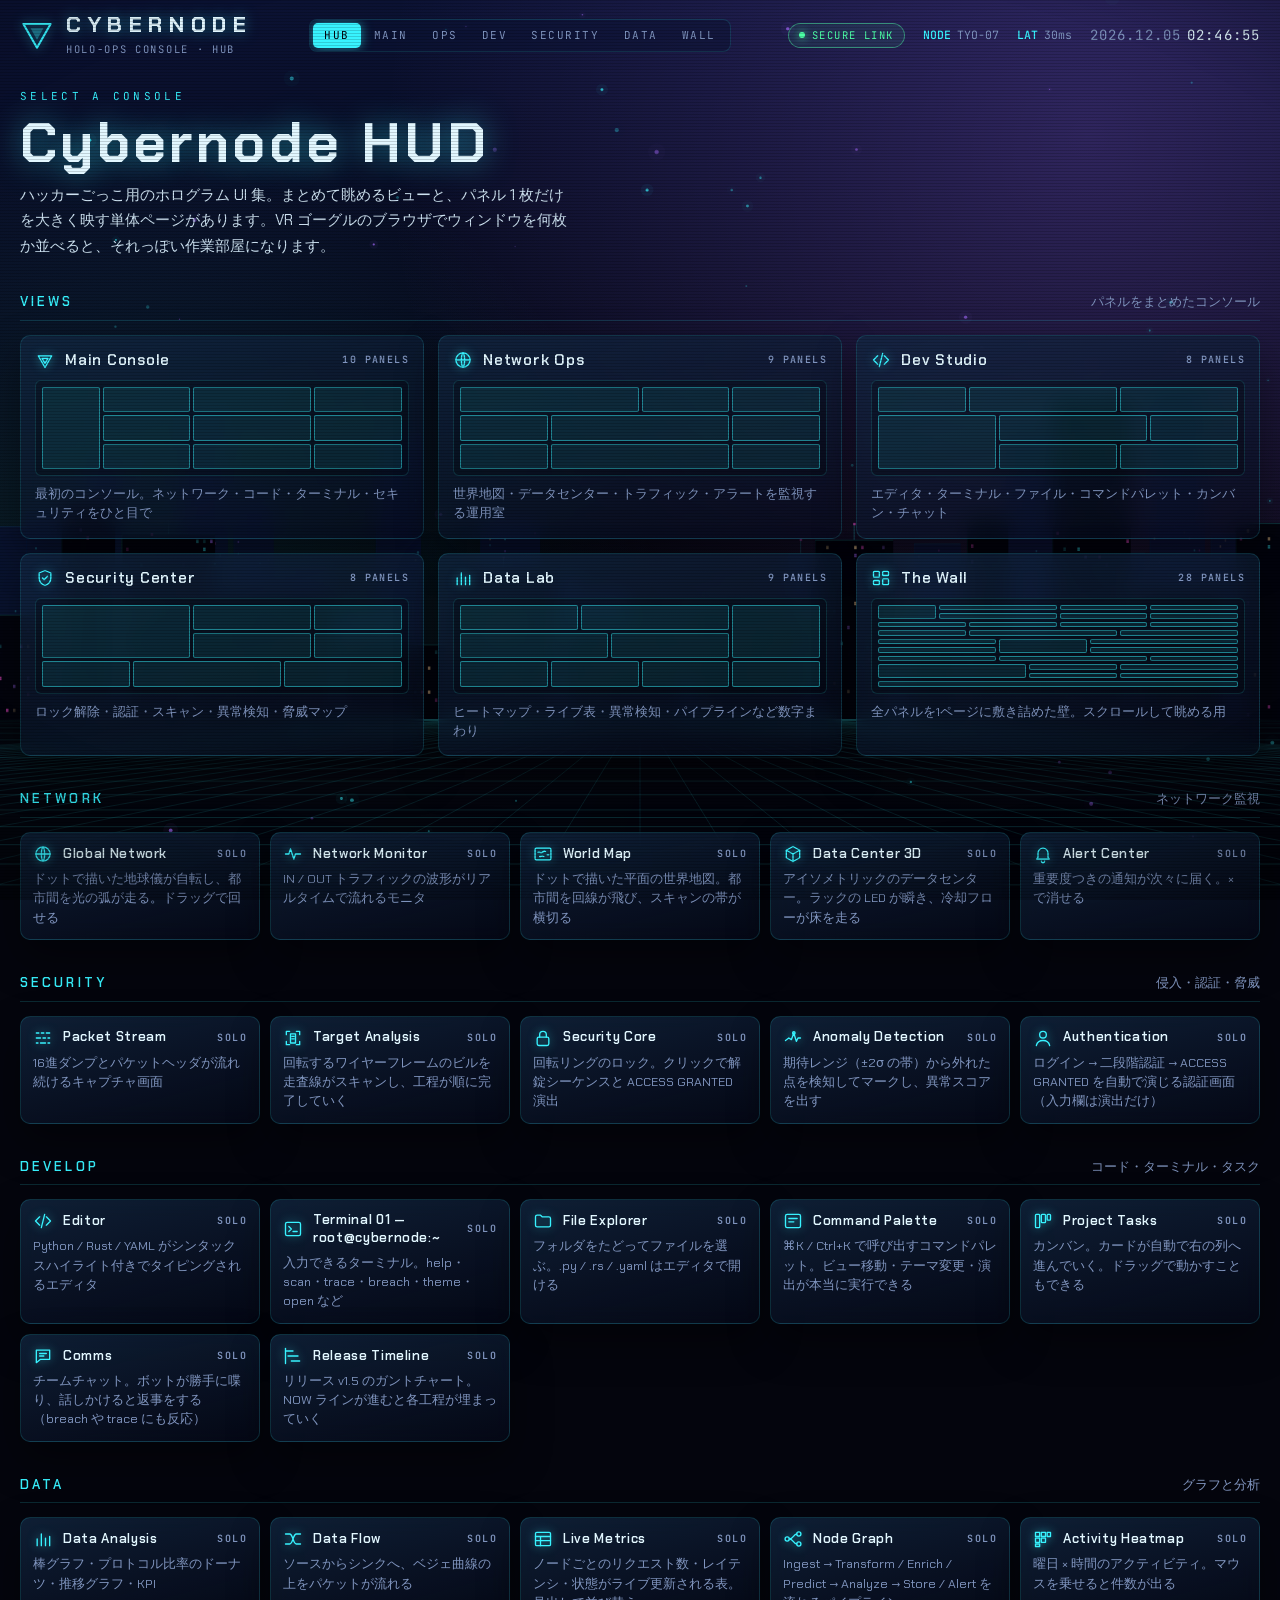
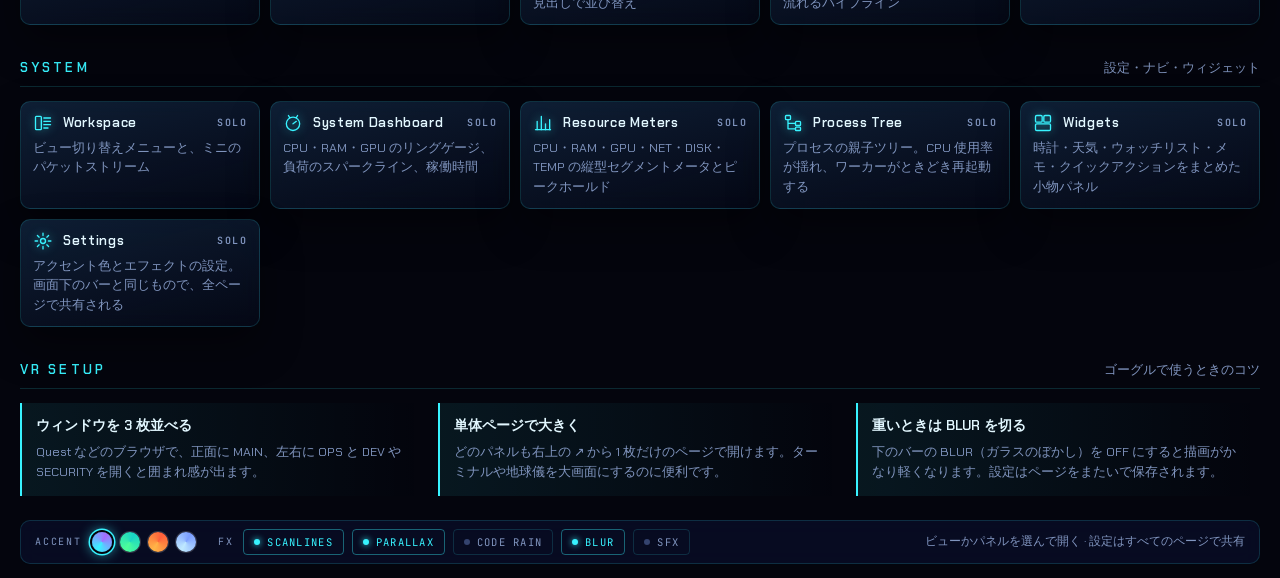
<file: index.html>
<!doctype html>
<html lang="ja">
<head>
<meta charset="utf-8">
<meta name="viewport" content="width=device-width, initial-scale=1, viewport-fit=cover">
<meta name="description" content="ハッカーごっこ用のホログラム UI 集。ビューと単体パネルを選んで開くハブ。">
<title>Cybernode HUD</title>
<link rel="preconnect" href="https://fonts.googleapis.com">
<link rel="preconnect" href="https://fonts.gstatic.com" crossorigin>
<link rel="stylesheet" href="https://fonts.googleapis.com/css2?family=Chakra+Petch:wght@400;500;600;700&family=JetBrains+Mono:wght@400;500;700&display=swap">
<link rel="stylesheet" href="css/hud.css?v=4.3.1">
</head>
<body data-page="hub">
<noscript><p style="padding:24px;color:#e2f7ff">Cybernode HUD needs JavaScript.</p></noscript>
<script src="js/core.js?v=4.3.1"></script>
<script src="js/geo.js?v=4.3.1"></script>
<script src="js/p-classic.js?v=4.3.1"></script>
<script src="js/p-ops.js?v=4.3.1"></script>
<script src="js/p-dev.js?v=4.3.1"></script>
<script src="js/p-data.js?v=4.3.1"></script>
<script>HUD.boot();</script>
</body>
</html>
</file>
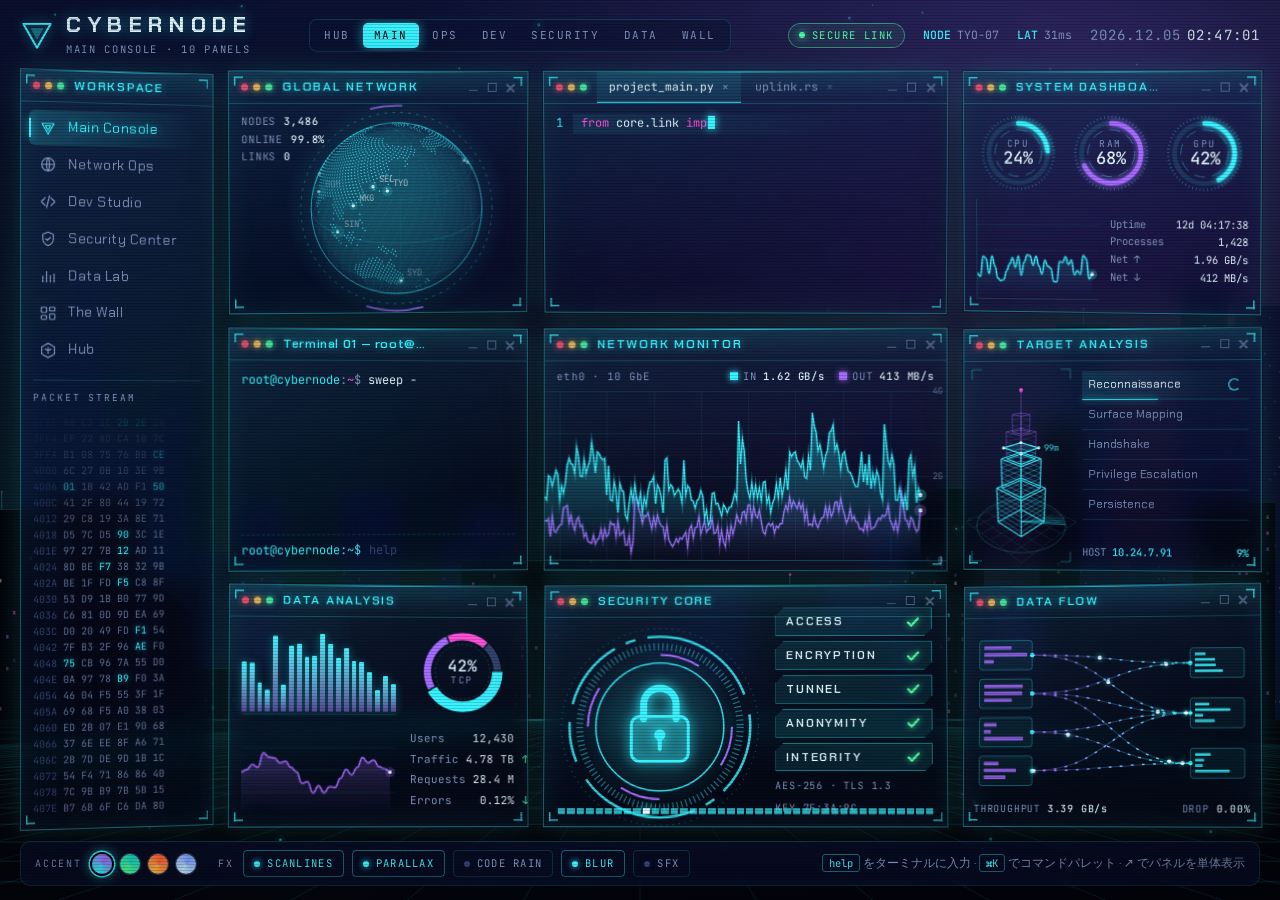
<file: view.html>
<!doctype html>
<html lang="ja">
<head>
<meta charset="utf-8">
<meta name="viewport" content="width=device-width, initial-scale=1, viewport-fit=cover">
<meta name="description" content="Cybernode HUD のコンソールビュー。">
<title>Cybernode HUD</title>
<link rel="preconnect" href="https://fonts.googleapis.com">
<link rel="preconnect" href="https://fonts.gstatic.com" crossorigin>
<link rel="stylesheet" href="https://fonts.googleapis.com/css2?family=Chakra+Petch:wght@400;500;600;700&family=JetBrains+Mono:wght@400;500;700&display=swap">
<link rel="stylesheet" href="css/hud.css?v=4.3.1">
</head>
<body data-page="view">
<noscript><p style="padding:24px;color:#e2f7ff">Cybernode HUD needs JavaScript.</p></noscript>
<script src="js/core.js?v=4.3.1"></script>
<script src="js/geo.js?v=4.3.1"></script>
<script src="js/p-classic.js?v=4.3.1"></script>
<script src="js/p-ops.js?v=4.3.1"></script>
<script src="js/p-dev.js?v=4.3.1"></script>
<script src="js/p-data.js?v=4.3.1"></script>
<script>HUD.boot();</script>
</body>
</html>
</file>
<file: css/hud.css>
:root{
  /* Layout: a concave wall of holographic glass panels around the operator; 12-col panel wall, command dock below */
  --void:#04050d;
  --deep:#0b1233;
  --ink:#e2f7ff;
  --dim:#8095bf;
  --mute:#34436e;
  --a1:#38f3ff;
  --a2:#a66bff;
  --a3:#ff4fd8;
  --ok:#4dffa6;
  --warn:#ffc35a;
  --crit:#ff5470;
  --info:#5aa8ff;
  --f-ui:"Chakra Petch","Hiragino Sans","Noto Sans JP",system-ui,sans-serif;
  --f-mono:"JetBrains Mono",ui-monospace,SFMono-Regular,Menlo,Consolas,"Hiragino Sans",monospace;
  --line:color-mix(in oklab,var(--a1) 38%,transparent);
  --line-soft:color-mix(in oklab,var(--a1) 15%,transparent);
  --glow:color-mix(in oklab,var(--a1) 55%,transparent);
  --r:10px;
  color-scheme:dark;
}
:root[data-accent="phosphor"]{--a1:#4dff9a;--a2:#19d3c5;--a3:#d8ff4d;--deep:#04221d;--dim:#7fae9f;--mute:#2b5248}
:root[data-accent="amber"]{--a1:#ffb547;--a2:#ff5e3a;--a3:#ffe08a;--deep:#2a130a;--dim:#b49378;--mute:#5a3b2a}
:root[data-accent="ice"]{--a1:#bfe9ff;--a2:#7b9dff;--a3:#ff7ab8;--deep:#101a3d;--dim:#8a9cc4;--mute:#36446e}

*,*::before,*::after{box-sizing:border-box}
html,body{height:100%}
body{margin:0;background:var(--void);color:var(--ink);font-family:var(--f-ui);font-size:14px;line-height:1.4;overflow-x:hidden;-webkit-font-smoothing:antialiased}
[hidden]{display:none!important}
button,input{font:inherit;color:inherit}
a{color:inherit}
:focus-visible{outline:1.5px solid var(--a1);outline-offset:2px}
.fill{position:absolute;inset:0;width:100%;height:100%;display:block}
.mono{font-family:var(--f-mono)}

/* ---------- ambient layers ---------- */
#bg,#rain{position:fixed;inset:0;width:100%;height:100%;display:block;pointer-events:none}
#bg{z-index:0}
#rain{z-index:1;opacity:0;transition:opacity .8s ease}
body.rain-on #rain{opacity:.5}
.fx{position:fixed;inset:0;pointer-events:none}
.fx-vig{z-index:58;background:radial-gradient(120% 90% at 50% 45%,transparent 55%,rgba(0,0,0,.62) 100%)}
.fx-scan{z-index:59;display:none;overflow:hidden;background:repeating-linear-gradient(to bottom,rgba(0,0,0,.16) 0 1px,transparent 1px 3px)}
body.scan-on .fx-scan{display:block}
.fx-scan::after{content:"";position:absolute;left:0;right:0;top:0;height:18vh;background:linear-gradient(to bottom,transparent,color-mix(in oklab,var(--a1) 7%,transparent),transparent);transform:translateY(-20vh);animation:sweep 8s linear infinite}

/* ---------- shell ---------- */
.shell{position:relative;z-index:2;min-height:100%;display:grid;grid-template-rows:auto 1fr auto;gap:14px;padding-block:14px;padding-left:max(20px,env(safe-area-inset-left,0px));padding-right:max(20px,env(safe-area-inset-right,0px))}
body.solo .shell{height:100%;grid-template-rows:auto minmax(0,1fr);gap:10px;padding-block:10px}
.topbar{display:flex;align-items:center;justify-content:space-between;gap:10px 18px;flex-wrap:wrap;animation:dropIn .8s cubic-bezier(.2,.8,.2,1) backwards}
.brand{display:flex;align-items:center;gap:12px;text-decoration:none;min-width:0}
.logo{width:34px;height:34px;flex:none;color:var(--a1);filter:drop-shadow(0 0 6px var(--glow));animation:logoPulse 3.2s ease-in-out infinite}
.brand-name{position:relative;margin:0;font-size:22px;font-weight:700;letter-spacing:.3em;line-height:1;color:var(--ink);text-shadow:0 0 14px var(--glow)}
.brand-name::before,.brand-name::after{content:attr(data-text);position:absolute;inset:0;pointer-events:none;clip-path:inset(0 0 100% 0)}
.brand-name::before{color:var(--a3);animation:tglitch 5s steps(1) infinite}
.brand-name::after{color:var(--a1);animation:tglitch 5s steps(1) infinite reverse}
.brand-sub{margin-top:6px;font-family:var(--f-mono);font-size:10.5px;letter-spacing:.16em;color:var(--dim);white-space:nowrap;overflow:hidden;text-overflow:ellipsis}
body.solo .logo{width:26px;height:26px}
body.solo .brand-name{font-size:16px}
.views{display:flex;gap:2px;padding:3px;border:1px solid var(--line-soft);border-radius:8px;background:color-mix(in oklab,var(--deep) 50%,transparent);overflow-x:auto;scrollbar-width:none;max-width:100%}
.views::-webkit-scrollbar{display:none}
.views a{padding:5px 11px;border-radius:5px;font-family:var(--f-mono);font-size:11px;letter-spacing:.14em;color:var(--dim);text-decoration:none;white-space:nowrap;transition:color .2s,background .2s}
.views a:hover{color:var(--ink);background:color-mix(in oklab,var(--a1) 9%,transparent)}
.views a[aria-current="page"]{color:var(--void);background:var(--a1);box-shadow:0 0 12px var(--glow)}
.topstats{display:flex;align-items:center;gap:8px 18px;flex-wrap:wrap;font-family:var(--f-mono);font-size:11.5px;color:var(--dim)}
.chip{display:inline-flex;align-items:center;gap:7px;padding:4px 10px;border-radius:999px;border:1px solid color-mix(in oklab,var(--ok) 45%,transparent);background:color-mix(in oklab,var(--ok) 8%,transparent);color:var(--ok);font-size:10.5px;letter-spacing:.14em;white-space:nowrap}
.chip i{width:6px;height:6px;border-radius:50%;background:var(--ok);box-shadow:0 0 8px var(--ok);animation:blink 1.4s steps(1) infinite}
.kv{white-space:nowrap}
.kv b{margin-right:6px;font-weight:500;color:var(--a1)}
.clock{font-size:14px;color:var(--ink);letter-spacing:.08em;font-variant-numeric:tabular-nums;white-space:nowrap}
.clock span:first-child{color:var(--dim);margin-right:6px}

.ws{position:relative;display:grid;grid-template-columns:repeat(12,minmax(0,1fr));grid-auto-rows:minmax(var(--row,232px),1fr);gap:14px;min-width:0;min-height:0}
.ws>.panel{grid-column:span var(--c,4);grid-row:span var(--r,1)}
body.wall .ws{--row:250px}

/* ---------- glass panel ---------- */
.panel{
  position:relative;display:flex;flex-direction:column;min-width:0;min-height:0;container-type:inline-size;
  border:1px solid var(--line);border-radius:var(--r);overflow:hidden;
  background:linear-gradient(165deg,color-mix(in oklab,var(--a1) 9%,rgba(12,20,48,.66)),rgba(6,10,28,.4) 70%);
  box-shadow:0 0 0 1px rgba(0,0,0,.35),0 0 24px color-mix(in oklab,var(--a1) 16%,transparent),inset 0 0 34px color-mix(in oklab,var(--a1) 7%,transparent),0 26px 60px rgba(0,0,0,.5);
  will-change:transform;transform-origin:50% 50%;
  animation:materialize .95s cubic-bezier(.2,.85,.25,1) backwards;animation-delay:calc(var(--i,0) * 70ms + 200ms);
}
body.blur-on .panel{-webkit-backdrop-filter:blur(12px) saturate(140%);backdrop-filter:blur(12px) saturate(140%)}
body:not(.blur-on) .panel{background:linear-gradient(165deg,color-mix(in oklab,var(--a1) 9%,rgba(10,16,40,.9)),rgba(6,10,26,.84) 70%)}
.panel::before{content:"";position:absolute;inset:0;pointer-events:none;z-index:2;background:linear-gradient(112deg,transparent 35%,color-mix(in oklab,var(--a1) 9%,transparent) 48%,transparent 60%);transform:translateX(-120%);animation:sheen 11s ease-in-out infinite;animation-delay:calc(var(--i,0) * 1.1s)}
.panel::after{content:"";position:absolute;left:10%;right:10%;top:0;height:1px;pointer-events:none;background:linear-gradient(90deg,transparent,var(--a1),transparent);opacity:.7}
.brk{position:absolute;inset:5px;pointer-events:none;z-index:3;opacity:.75;
  background:
    linear-gradient(var(--a1),var(--a1)) left top/9px 1.5px no-repeat,
    linear-gradient(var(--a1),var(--a1)) left top/1.5px 9px no-repeat,
    linear-gradient(var(--a1),var(--a1)) right top/9px 1.5px no-repeat,
    linear-gradient(var(--a1),var(--a1)) right top/1.5px 9px no-repeat,
    linear-gradient(var(--a1),var(--a1)) left bottom/9px 1.5px no-repeat,
    linear-gradient(var(--a1),var(--a1)) left bottom/1.5px 9px no-repeat,
    linear-gradient(var(--a1),var(--a1)) right bottom/9px 1.5px no-repeat,
    linear-gradient(var(--a1),var(--a1)) right bottom/1.5px 9px no-repeat}
.halo{position:absolute;inset:0;border-radius:inherit;pointer-events:none;z-index:4}
.panel.ping .halo{animation:ping 1.3s ease-out}

.ph{flex:none;display:flex;align-items:center;gap:10px;height:32px;padding:0 12px;border-bottom:1px solid var(--line-soft);background:linear-gradient(to bottom,color-mix(in oklab,var(--a1) 8%,transparent),transparent)}
.ph h2{flex:1;min-width:0;margin:0;font-size:12.5px;font-weight:600;letter-spacing:.14em;text-transform:uppercase;color:var(--a1);text-shadow:0 0 10px var(--glow);white-space:nowrap;overflow:hidden;text-overflow:ellipsis}
.ph h2.nocase{text-transform:none;letter-spacing:.05em}
body.solo .ph{height:38px}
body.solo .ph h2{font-size:14px}
.dots{display:flex;gap:5px;flex:none}
.dots i{width:7px;height:7px;border-radius:50%;background:var(--crit);box-shadow:0 0 6px var(--crit);opacity:.85}
.dots i:nth-child(2){background:var(--warn);box-shadow:0 0 6px var(--warn)}
.dots i:nth-child(3){background:var(--ok);box-shadow:0 0 6px var(--ok)}
.pop{flex:none;display:grid;place-items:center;width:20px;height:20px;border-radius:4px;color:var(--dim);text-decoration:none;font-size:12px;opacity:0;transition:opacity .2s,color .2s,background .2s}
.panel:hover .pop,.pop:focus-visible{opacity:1}
@media (hover:none){.pop{opacity:.7}}
.pop:hover{color:var(--a1);background:color-mix(in oklab,var(--a1) 12%,transparent)}
body.solo .pop{display:none}
.badge{flex:none;min-width:18px;height:18px;padding:0 5px;border-radius:999px;display:grid;place-items:center;font-family:var(--f-mono);font-size:10.5px;font-weight:700;color:var(--void);background:var(--crit);box-shadow:0 0 10px var(--crit)}
.wc{display:flex;align-items:center;gap:10px;flex:none}
.wc i{position:relative;width:9px;height:9px;opacity:.55}
.wc i:nth-child(1)::before{content:"";position:absolute;left:0;right:0;bottom:1px;height:1.5px;background:var(--dim)}
.wc i:nth-child(2){border:1.5px solid var(--dim)}
.wc i:nth-child(3)::before,.wc i:nth-child(3)::after{content:"";position:absolute;left:50%;top:50%;width:11px;height:1.5px;background:var(--dim);transform:translate(-50%,-50%) rotate(45deg)}
.wc i:nth-child(3)::after{transform:translate(-50%,-50%) rotate(-45deg)}
@container (max-width:250px){.wc{display:none}}
.pb{position:relative;flex:1;min-height:0;container-type:size}
.pb-err{display:grid;place-content:center;height:100%;padding:16px;text-align:center;font-family:var(--f-mono);font-size:11px;color:var(--crit)}

/* shared bits */
.st{position:relative;display:grid;place-items:center;width:16px;height:16px;flex:none}
.st svg{width:16px;height:16px;fill:none;stroke:var(--ok);stroke-width:2.2;stroke-linecap:round;stroke-linejoin:round;filter:drop-shadow(0 0 3px var(--ok))}
.st path{stroke-dasharray:16;stroke-dashoffset:16;transition:stroke-dashoffset .4s ease}
.done .st path,.pass .st path{stroke-dashoffset:0}
.st .spin{position:absolute;inset:2px;display:none;border:1.5px solid var(--a1);border-right-color:transparent;border-radius:50%;animation:spin .7s linear infinite}
.run .st .spin{display:block}
.ov{position:absolute;z-index:2;pointer-events:none;font-family:var(--f-mono);font-size:10.5px;letter-spacing:.08em;color:var(--dim)}
.ov b{font-weight:500;color:var(--ink);font-variant-numeric:tabular-nums}
.good{color:var(--ok)}
.bad{color:var(--crit)}
.ic{width:16px;height:16px;flex:none;fill:none;stroke:currentColor;stroke-width:1.7;stroke-linecap:round;stroke-linejoin:round}
.btn{all:unset;box-sizing:border-box;display:inline-flex;align-items:center;justify-content:center;gap:6px;padding:5px 10px;border:1px solid var(--line-soft);border-radius:5px;font-family:var(--f-mono);font-size:10.5px;letter-spacing:.1em;color:var(--dim);cursor:pointer;transition:color .2s,border-color .2s,background .2s}
.btn:hover{color:var(--a1);border-color:var(--line);background:color-mix(in oklab,var(--a1) 8%,transparent)}
.btn:focus-visible{outline:1.5px solid var(--a1)}

/* ---------- nav ---------- */
.nav{display:flex;flex-direction:column}
.menu{display:flex;flex-direction:column;gap:2px;padding:8px}
.mi{all:unset;position:relative;display:flex;align-items:center;gap:11px;padding:8px 10px;border-radius:6px;font-size:13.5px;letter-spacing:.04em;color:var(--dim);cursor:pointer;white-space:nowrap;transition:color .2s,background .2s}
.mi svg{width:18px;height:18px;flex:none;fill:none;stroke:currentColor;stroke-width:1.6;stroke-linecap:round;stroke-linejoin:round}
.mi:hover{color:var(--ink);background:color-mix(in oklab,var(--a1) 8%,transparent)}
.mi:focus-visible{outline:1.5px solid var(--a1)}
.mi.on{color:var(--a1);text-shadow:0 0 10px var(--glow);background:linear-gradient(90deg,color-mix(in oklab,var(--a1) 20%,transparent),transparent)}
.mi.on::before{content:"";position:absolute;left:0;top:8px;bottom:8px;width:2px;background:var(--a1);box-shadow:0 0 8px var(--a1)}
.hx-label{margin:4px 12px 0;padding-top:10px;border-top:1px solid var(--line-soft);font-family:var(--f-mono);font-size:9.5px;letter-spacing:.2em;color:var(--dim)}
.hexmini{flex:1;min-height:0;display:flex;flex-direction:column;justify-content:flex-end;overflow:hidden;padding:4px 12px 12px;font-family:var(--f-mono);font-size:10px;line-height:1.6;white-space:pre;color:color-mix(in oklab,var(--dim) 75%,transparent);-webkit-mask-image:linear-gradient(to bottom,transparent,#000 35%);mask-image:linear-gradient(to bottom,transparent,#000 35%)}
.hexmini .hx-a{color:var(--mute)}
.hexmini em,.hx-lines em{font-style:normal;color:var(--a1);text-shadow:0 0 6px var(--glow)}
@container (min-width:480px){
  .nav{flex-direction:row;align-items:center}
  .nav .menu{flex:1;flex-direction:row;overflow-x:auto;scrollbar-width:none}
  .nav .mi.on::before{left:10px;right:10px;top:auto;bottom:0;width:auto;height:2px}
  .nav .hx-label,.nav .hexmini{display:none}
}

/* ---------- packet stream ---------- */
.hexbig{display:flex;flex-direction:column;padding:8px 12px 8px}
.hx-lines{flex:1;min-height:0;display:flex;flex-direction:column;justify-content:flex-end;overflow:hidden;font-family:var(--f-mono);font-size:11px;line-height:16px;white-space:pre;color:color-mix(in oklab,var(--dim) 85%,transparent)}
.hx-lines .hx-a{color:var(--mute)}
.hx-lines .hx-s{color:color-mix(in oklab,var(--a1) 55%,var(--dim))}
.hx-lines .hdr{color:var(--a3);text-shadow:0 0 8px color-mix(in oklab,var(--a3) 50%,transparent)}
.hx-foot{display:flex;justify-content:space-between;gap:8px;padding-top:6px;border-top:1px solid var(--line-soft);font-family:var(--f-mono);font-size:10px;letter-spacing:.1em;color:var(--dim)}
.hx-foot b{font-weight:500;color:var(--a1)}

/* ---------- globe / map ---------- */
.cv-grab{cursor:grab;touch-action:pan-y}
.net-stats{top:10px;left:12px;display:grid;gap:3px}
.net-stats b{margin-left:8px}
.net-log{position:absolute;left:12px;bottom:10px;z-index:2;display:grid;gap:2px;margin:0;padding:0;list-style:none;pointer-events:none;font-family:var(--f-mono);font-size:10.5px;color:var(--dim);min-width:150px}
.net-log li{display:flex;gap:7px;animation:logIn .45s ease backwards}
.net-log li:not(:last-child){opacity:.55}
.net-log b{font-weight:500;color:var(--a1)}
.net-log span:last-child{margin-left:auto;padding-left:10px;color:var(--ok)}

/* ---------- code editor ---------- */
.tabs{flex:1;display:flex;align-self:stretch;gap:2px;min-width:0;overflow:hidden}
.tab{all:unset;display:flex;align-items:center;gap:8px;padding:0 12px;font-family:var(--f-mono);font-size:11.5px;color:var(--dim);white-space:nowrap;cursor:pointer;border-bottom:1.5px solid transparent;transition:color .2s}
.tab i{font-style:normal;opacity:.5}
.tab:hover{color:var(--ink)}
.tab.on{color:var(--ink);border-bottom-color:var(--a1);background:color-mix(in oklab,var(--a1) 9%,transparent)}
.code{display:grid;grid-template-columns:128px minmax(0,1fr)}
.tree{display:flex;flex-direction:column;gap:5px;padding:10px 8px 10px 12px;overflow:hidden;border-right:1px solid var(--line-soft);font-family:var(--f-mono);font-size:11px;color:var(--dim);white-space:nowrap}
.tree .tr-root{color:var(--ink)}
.tree .dir{padding-left:10px}
.tree .dir::before{content:"▸ ";color:var(--a1)}
.tree .file{padding-left:22px;cursor:pointer}
.tree .file:hover{color:var(--ink)}
.tree .file.on{color:var(--a1);background:linear-gradient(90deg,color-mix(in oklab,var(--a1) 12%,transparent),transparent)}
.editor{position:relative;display:grid;grid-template-columns:auto minmax(0,1fr);align-content:start;overflow:hidden;padding-block:10px;font-family:var(--f-mono);font-size:12px;line-height:1.65}
body.solo .editor{font-size:14px}
.gutter{margin:0;padding:0 10px 0 12px;list-style:none;text-align:right;color:var(--mute);user-select:none}
.gutter li.cur{color:var(--a1)}
.src{min-width:0;padding-right:12px}
.cl{min-height:1.65em;white-space:pre;padding-left:8px}
.cl.cur{background:linear-gradient(90deg,color-mix(in oklab,var(--a1) 9%,transparent),transparent 80%)}
.tok-k{color:var(--a3)}
.tok-s{color:var(--ok)}
.tok-n{color:var(--warn)}
.tok-c{color:var(--dim);font-style:italic}
.tok-f{color:var(--a1)}
.tok-t{color:var(--a2)}
.tok-a{color:var(--warn)}
.caret{display:inline-block;width:7px;height:1.15em;margin-left:1px;vertical-align:-.2em;background:var(--a1);box-shadow:0 0 8px var(--a1);animation:blink 1s steps(1) infinite}
@container (max-width:540px){.code{grid-template-columns:minmax(0,1fr)}.tree{display:none}}

/* ---------- system ---------- */
.sys{display:flex;flex-direction:column;gap:8px;padding:10px 12px 12px}
.gauges{display:grid;grid-template-columns:repeat(3,minmax(0,1fr));gap:8px;justify-items:center}
.gauge{position:relative;width:100%;max-width:min(112px,42cqh);aspect-ratio:1}
.gauge svg{display:block;width:100%;height:100%;overflow:visible}
.gauge circle{fill:none}
.g-tick{stroke:color-mix(in oklab,var(--a1) 38%,transparent);stroke-width:3;stroke-dasharray:1 3.82}
.g-track{stroke:color-mix(in oklab,var(--a1) 12%,transparent);stroke-width:6}
.g-val{stroke:var(--a1);stroke-width:6;stroke-linecap:round;transform:rotate(-90deg);transform-origin:50px 50px;filter:drop-shadow(0 0 4px var(--a1))}
.gauge.g2 .g-val{stroke:var(--a2);filter:drop-shadow(0 0 4px var(--a2))}
.g-orb{stroke:color-mix(in oklab,var(--a1) 45%,transparent);stroke-width:1;stroke-dasharray:14 9;transform-origin:50px 50px;animation:spin 9s linear infinite}
.g-lab{position:absolute;inset:0;display:grid;place-content:center;text-align:center;font-family:var(--f-mono);line-height:1.1}
.g-lab span{font-size:9.5px;letter-spacing:.16em;color:var(--dim)}
.g-lab b{font-size:17px;font-weight:500;color:var(--ink);font-variant-numeric:tabular-nums}
.sys-bot{flex:1;min-height:0;display:grid;grid-template-columns:minmax(0,1fr) auto;gap:12px}
.spark{position:relative;min-height:40px;border-left:1px solid var(--line-soft);border-bottom:1px solid var(--line-soft)}
.kvl{display:grid;grid-template-columns:auto auto;align-content:center;gap:3px 12px;margin:0;font-family:var(--f-mono);font-size:10.5px}
.kvl dt{color:var(--dim)}
.kvl dd{margin:0;text-align:right;color:var(--ink);font-variant-numeric:tabular-nums}
@container (max-width:250px){.sys-bot{grid-template-columns:minmax(0,1fr)}}

/* ---------- terminal ---------- */
.term{display:flex;flex-direction:column;padding:10px 12px;font-family:var(--f-mono);font-size:12px;line-height:1.6;cursor:text}
body.solo .term{font-size:14px}
.term-out{flex:1;min-height:0;overflow-y:auto;scrollbar-width:thin;scrollbar-color:var(--mute) transparent}
.ln{white-space:pre-wrap;word-break:break-word;color:var(--ink)}
.ln .p{color:var(--a1)}
.ln .hl{color:var(--a3)}
.ln .ok{color:var(--ok)}
.ln .warn{color:var(--warn)}
.ln .err{color:var(--crit)}
.ln .dim,.ln.dim{color:var(--dim)}
.ln.big{color:var(--ok);font-weight:700;text-shadow:0 0 10px var(--ok)}
.term-in{display:flex;align-items:center;gap:8px;padding-top:6px;border-top:1px dashed var(--line-soft)}
.ps1{color:var(--a1);white-space:nowrap}
.term-in input{all:unset;flex:1;min-width:0;font:inherit;color:var(--ink);caret-color:var(--a1)}
.term-in input::placeholder{color:var(--mute)}

/* ---------- monitor ---------- */
.sw{display:inline-block;width:8px;height:8px;margin-right:5px;background:var(--a1);box-shadow:0 0 6px var(--a1)}
.sw.out{background:var(--a2);box-shadow:0 0 6px var(--a2)}

/* ---------- target ---------- */
.target{display:grid;grid-template-columns:minmax(0,.85fr) minmax(0,1.3fr);gap:4px}
.tower{position:relative;min-height:0}
.steps{display:flex;flex-direction:column;gap:6px;min-width:0;padding:10px 12px 10px 0}
.steps ol{display:grid;gap:1px;margin:0;padding:0;list-style:none}
.step{position:relative;display:grid;grid-template-columns:minmax(0,1fr) 16px;align-items:center;gap:4px;padding:6px;font-size:11.5px;color:var(--dim);border-bottom:1px solid var(--line-soft);transition:color .3s,background .3s}
.step span{white-space:nowrap;overflow:hidden;text-overflow:ellipsis}
.step .bar{position:absolute;left:0;bottom:-1px;width:0;height:1.5px;background:var(--a1);box-shadow:0 0 6px var(--a1);transition:opacity .4s}
.step.run{color:var(--ink);background:linear-gradient(90deg,color-mix(in oklab,var(--a1) 12%,transparent),transparent)}
.step.done{color:var(--ink)}
.step.done .bar{opacity:0}
.tgt-meta{display:flex;justify-content:space-between;gap:8px;margin-top:auto;font-family:var(--f-mono);font-size:10.5px;color:var(--dim)}
.tgt-meta b{font-weight:500;color:var(--a1);font-variant-numeric:tabular-nums}
@container (max-width:268px){.target{grid-template-columns:minmax(0,1fr);grid-template-rows:92px auto}.steps{padding:2px 12px 10px}}

/* ---------- data analysis ---------- */
.data{display:grid;grid-template-columns:minmax(0,1.45fr) minmax(0,1fr);grid-template-rows:minmax(0,1fr) minmax(0,1fr);gap:10px 14px;padding:10px 12px 12px}
.bars{display:flex;align-items:flex-end;gap:3px;min-height:0;padding-bottom:2px;border-bottom:1px solid var(--line-soft)}
.bars i{flex:1;height:var(--h,40%);border-radius:1px 1px 0 0;background:linear-gradient(to top,color-mix(in oklab,var(--a2) 50%,transparent),var(--a1));box-shadow:0 0 8px color-mix(in oklab,var(--a1) 35%,transparent);transition:height 1.2s cubic-bezier(.3,.9,.3,1)}
.donut{position:relative;display:grid;place-items:center;min-height:0}
.donut svg{width:100%;height:100%;max-height:118px}
.donut circle{fill:none}
.dn-track{stroke:color-mix(in oklab,var(--a1) 10%,transparent);stroke-width:9}
.dn{stroke-width:8;transition:stroke-width .4s}
.dn.act{stroke-width:12}
.dn-rot{transform-origin:50px 50px;animation:spin 36s linear infinite}
.dn-inner{stroke:color-mix(in oklab,var(--a1) 30%,transparent);stroke-width:.8;stroke-dasharray:2 3}
.dn-lab{position:absolute;inset:0;display:grid;place-content:center;text-align:center;font-family:var(--f-mono);line-height:1.1}
.dn-lab b{font-size:16px;font-weight:500;color:var(--ink)}
.dn-lab span{font-size:9.5px;letter-spacing:.16em;color:var(--dim)}
.cvbox{position:relative;min-height:0}
.kpi{align-self:center;width:100%;border-collapse:collapse;font-family:var(--f-mono);font-size:11px}
.kpi td{padding:2.5px 0;font-variant-numeric:tabular-nums;white-space:nowrap}
.kpi td:first-child{color:var(--dim)}
.kpi td:nth-child(2){text-align:right;color:var(--ink)}
.kpi td:last-child{padding-left:8px;text-align:right}

/* ---------- security core ---------- */
.sec{display:grid;grid-template-columns:minmax(0,1.3fr) minmax(0,1fr);grid-template-rows:minmax(0,1fr) auto;gap:10px 14px;padding:8px 14px 12px}
.lockwrap{position:relative;display:grid;place-items:center;min-height:0;cursor:pointer;border-radius:50%}
.lockwrap svg{width:100%;height:100%;max-height:240px;overflow:visible}
.s1{stroke:var(--a1)}
.s2{stroke:var(--a2)}
.f1{fill:var(--a1)}
.rg{transform-origin:100px 100px}
.rg-a{animation:spin 24s linear infinite}
.rg-b{animation:spin 16s linear infinite reverse}
.rg-c{animation:spin 60s linear infinite}
.rg-d{animation:spin 7s linear infinite}
.lk{filter:drop-shadow(0 0 6px var(--a1));animation:lkPulse 2.6s ease-in-out infinite}
.lk-shackle{transition:transform .5s cubic-bezier(.3,1.6,.5,1)}
.lk .s1,.lk .f1{transition:stroke .3s,fill .3s}
.lockwrap.open .lk-shackle{transform:translateY(-9px)}
.lockwrap.open .lk .s1{stroke:var(--ok)}
.lockwrap.open .lk .f1{fill:var(--ok)}
.lockwrap.open .rg-d{animation-duration:1.2s}
.lockwrap:hover .rg-a{animation-duration:6s}
.sec-side{display:flex;flex-direction:column;justify-content:center;gap:8px;min-width:0}
.checks{display:grid;gap:5px;margin:0;padding:0;list-style:none}
.checks li{display:flex;align-items:center;justify-content:space-between;gap:8px;padding:5px 10px;font-size:12px;font-weight:600;letter-spacing:.14em;color:var(--dim);border:1px solid var(--line-soft);background:color-mix(in oklab,var(--a1) 5%,transparent);clip-path:polygon(8px 0,100% 0,100% calc(100% - 8px),calc(100% - 8px) 100%,0 100%,0 8px);transition:color .3s,border-color .3s,background .3s}
.checks li.pass{color:var(--ink);border-color:var(--line);background:color-mix(in oklab,var(--a1) 10%,transparent)}
.sec-meta{display:flex;justify-content:space-between;gap:8px;flex-wrap:wrap;font-family:var(--f-mono);font-size:10px;letter-spacing:.08em;color:var(--dim)}
.segbar{grid-column:1/-1;display:grid;grid-template-columns:repeat(40,minmax(0,1fr));gap:2px;height:6px}
.segbar i{background:color-mix(in oklab,var(--a1) 12%,transparent);transition:background .2s,box-shadow .2s}
.segbar i.on{background:color-mix(in oklab,var(--a1) 70%,transparent)}
.segbar i.hot{background:var(--ink);box-shadow:0 0 8px var(--a1)}
@container (max-width:380px){.sec{grid-template-columns:minmax(0,1fr);grid-template-rows:minmax(150px,1fr) auto auto}}

/* ---------- data flow ---------- */
.flow{display:flex;flex-direction:column;padding:6px 10px 10px}
.flow svg{flex:1;min-height:0;width:100%}
.fl-base{fill:none;stroke:url(#flg);stroke-width:1.2;opacity:.28}
.fl-dash{fill:none;stroke:url(#flg);stroke-width:1.6;stroke-dasharray:3 9;animation:flow 2s linear infinite}
.fl-box{fill:color-mix(in oklab,var(--a1) 5%,transparent);stroke:color-mix(in oklab,var(--a1) 35%,transparent);stroke-width:1}
.fl-port{fill:var(--a1)}
.fbar{transform-box:fill-box;transform-origin:0 50%;transition:transform 1.2s cubic-bezier(.3,.9,.3,1)}
.fbar.src{fill:var(--a2);opacity:.8}
.fbar.snk{fill:var(--a1);opacity:.85}
.fl-pk{fill:var(--ink);filter:drop-shadow(0 0 3px var(--a1))}
.meta-row{display:flex;justify-content:space-between;gap:8px;flex-wrap:wrap;font-family:var(--f-mono);font-size:10px;letter-spacing:.08em;color:var(--dim)}
.meta-row b{font-weight:500;color:var(--ink);font-variant-numeric:tabular-nums}

/* ---------- file explorer ---------- */
.fe{display:flex;flex-direction:column}
.fe-bar{display:flex;align-items:center;gap:8px;padding:8px 10px;border-bottom:1px solid var(--line-soft)}
.fe-nav{display:flex;gap:2px}
.icb{all:unset;box-sizing:border-box;display:grid;place-items:center;width:24px;height:24px;border-radius:4px;color:var(--dim);cursor:pointer}
.icb:hover{color:var(--a1);background:color-mix(in oklab,var(--a1) 10%,transparent)}
.icb:disabled{opacity:.3;cursor:default}
.icb:focus-visible{outline:1.5px solid var(--a1)}
.fe-path{flex:1;min-width:0;display:flex;align-items:center;gap:6px;padding:4px 8px;border:1px solid var(--line-soft);border-radius:5px;background:rgba(0,0,0,.2);font-family:var(--f-mono);font-size:11px;color:var(--ink);white-space:nowrap;overflow:hidden}
.fe-path span{overflow:hidden;text-overflow:ellipsis}
.fe-sync{flex:none;font-family:var(--f-mono);font-size:10px;letter-spacing:.1em;color:var(--ok)}
.fe-sync.busy{color:var(--a1)}
.fe-body{flex:1;min-height:0;display:grid;grid-template-columns:minmax(0,.85fr) minmax(0,1.35fr)}
.fe-tree,.fe-list{min-height:0;overflow:auto;padding:6px 0;font-family:var(--f-mono);font-size:11.5px;scrollbar-width:thin;scrollbar-color:var(--mute) transparent}
.fe-tree{border-right:1px solid var(--line-soft)}
.fe-row{all:unset;box-sizing:border-box;display:flex;align-items:center;gap:7px;width:100%;padding:4px 10px;color:var(--dim);white-space:nowrap;cursor:pointer}
.fe-row:hover{color:var(--ink);background:color-mix(in oklab,var(--a1) 7%,transparent)}
.fe-row:focus-visible{outline:1px solid var(--a1);outline-offset:-1px}
.fe-row.sel{color:var(--a1);background:linear-gradient(90deg,color-mix(in oklab,var(--a1) 15%,transparent),transparent)}
.fe-row .nm{min-width:0;overflow:hidden;text-overflow:ellipsis}
.fe-row .sz{margin-left:auto;padding-left:8px;color:var(--mute);font-variant-numeric:tabular-nums}
.fe-row svg{width:14px;height:14px;flex:none;fill:none;stroke:currentColor;stroke-width:1.6;stroke-linejoin:round}
.fe-row .dir-ic{color:var(--a1)}
.fe-row.open-able .nm::after{content:" ↗";color:var(--a1);opacity:.6}
.fe-foot{display:flex;justify-content:space-between;gap:8px;padding:5px 10px;border-top:1px solid var(--line-soft);font-family:var(--f-mono);font-size:10px;color:var(--dim)}
@container (max-width:330px){.fe-body{grid-template-columns:minmax(0,1fr)}.fe-tree{display:none}}

/* ---------- command palette ---------- */
.cp{display:flex;flex-direction:column;gap:8px;padding:10px 10px 8px}
.cp-in{display:flex;align-items:center;gap:8px;padding:7px 10px;border:1px solid var(--line);border-radius:6px;background:color-mix(in oklab,var(--a1) 5%,rgba(0,0,0,.25));color:var(--dim);transition:box-shadow .2s}
.cp-in:focus-within{box-shadow:0 0 0 1px var(--a1),0 0 16px var(--glow)}
.cp-in input{all:unset;flex:1;min-width:0;font-family:var(--f-mono);font-size:12px;color:var(--ink)}
.cp-in input::placeholder{color:var(--mute)}
kbd{padding:1px 6px;border:1px solid var(--line);border-radius:3px;font-family:var(--f-mono);font-size:10.5px;color:var(--a1);white-space:nowrap}
.cp-list{flex:1;min-height:0;display:grid;align-content:start;gap:1px;margin:0;padding:0;list-style:none;overflow:auto;scrollbar-width:thin;scrollbar-color:var(--mute) transparent}
.cp-item{display:flex;align-items:center;gap:10px;padding:6px 10px;border-radius:5px;font-size:12.5px;color:var(--dim);cursor:pointer;white-space:nowrap}
.cp-item>span{min-width:0;overflow:hidden;text-overflow:ellipsis}
.cp-item mark{background:none;color:var(--a1);font-weight:700}
.cp-item .tag{margin-left:auto;padding-left:8px;font-family:var(--f-mono);font-size:9.5px;letter-spacing:.14em;color:var(--mute)}
.cp-item.on{color:var(--ink);background:linear-gradient(90deg,color-mix(in oklab,var(--a2) 42%,transparent),color-mix(in oklab,var(--a2) 12%,transparent));box-shadow:inset 0 0 0 1px color-mix(in oklab,var(--a2) 60%,transparent)}
.cp-item.on .tag{color:var(--ink)}
.cp-item.fire{animation:fire .5s ease}
.cp-empty{padding:12px;font-family:var(--f-mono);font-size:11px;color:var(--dim)}
.cp-foot{display:flex;justify-content:space-between;gap:8px;flex-wrap:wrap;font-family:var(--f-mono);font-size:10px;color:var(--dim)}

/* ---------- kanban ---------- */
.kb{display:grid;grid-template-columns:repeat(4,minmax(0,1fr));gap:8px;padding:10px}
.kb-col{--kc:var(--a1);display:flex;flex-direction:column;gap:6px;min-height:0;padding:7px;border:1px solid color-mix(in oklab,var(--kc) 22%,transparent);border-radius:6px;background:color-mix(in oklab,var(--kc) 4%,transparent);transition:border-color .2s,background .2s}
.kb-col.over{border-color:var(--kc);background:color-mix(in oklab,var(--kc) 12%,transparent)}
.kb-h{display:flex;align-items:center;justify-content:space-between;gap:6px;font-size:11.5px;font-weight:600;letter-spacing:.04em;color:var(--kc);white-space:nowrap}
.kb-h span{overflow:hidden;text-overflow:ellipsis}
.kb-h b{padding:0 7px;border-radius:999px;font-family:var(--f-mono);font-size:10.5px;font-weight:500;color:var(--ink);background:color-mix(in oklab,var(--kc) 22%,transparent)}
.kb-list{flex:1;min-height:0;display:flex;flex-direction:column;gap:5px;overflow:hidden}
.kb-card{display:flex;align-items:center;gap:7px;padding:6px 8px;border:1px solid color-mix(in oklab,var(--kc) 40%,transparent);border-radius:5px;background:color-mix(in oklab,var(--kc) 10%,rgba(6,10,28,.55));font-size:11.5px;color:var(--ink);white-space:nowrap;cursor:grab;user-select:none}
.kb-card span{min-width:0;overflow:hidden;text-overflow:ellipsis}
.kb-card::before{content:"";width:9px;height:9px;flex:none;border:1.5px solid var(--kc);border-radius:2px}
.kb-col[data-col="done"] .kb-card::before{background:var(--kc)}
.kb-card.drag{opacity:.35}
.kb-card.new{animation:cardIn .45s ease}
.kb-card.gone{animation:cardOut .4s ease forwards}
@container (max-width:420px){.kb{grid-template-columns:repeat(2,minmax(0,1fr))}}

/* ---------- alerts ---------- */
.al{display:flex;flex-direction:column;gap:6px;padding:10px;overflow:hidden}
.al-item{--sc:var(--info);display:grid;grid-template-columns:28px minmax(0,1fr) 20px;align-items:center;gap:9px;padding:7px 8px;border:1px solid color-mix(in oklab,var(--sc) 45%,transparent);border-radius:6px;background:linear-gradient(90deg,color-mix(in oklab,var(--sc) 16%,transparent),color-mix(in oklab,var(--sc) 3%,transparent));animation:alIn .45s cubic-bezier(.2,1.2,.4,1) backwards}
.al-item.crit{--sc:var(--crit)}
.al-item.warn{--sc:var(--warn)}
.al-ic{display:grid;place-items:center;width:28px;height:28px;border-radius:6px;color:var(--sc);background:color-mix(in oklab,var(--sc) 20%,transparent)}
.al-ic svg{width:16px;height:16px;fill:none;stroke:currentColor;stroke-width:2;stroke-linecap:round;stroke-linejoin:round}
.al-item.crit .al-ic{animation:critPulse 1.4s ease-in-out infinite}
.al-t{font-size:12.5px;font-weight:600;color:var(--ink);white-space:nowrap;overflow:hidden;text-overflow:ellipsis}
.al-s{font-family:var(--f-mono);font-size:10px;color:var(--dim);white-space:nowrap;overflow:hidden;text-overflow:ellipsis}
.al-x{all:unset;display:grid;place-items:center;width:20px;height:20px;border-radius:4px;color:var(--dim);cursor:pointer}
.al-x:hover{color:var(--ink);background:color-mix(in oklab,var(--sc) 25%,transparent)}
.al-x:focus-visible{outline:1px solid var(--a1)}
.al-item.out{animation:alOut .35s ease forwards}
.al-empty{margin:auto;font-family:var(--f-mono);font-size:11px;letter-spacing:.12em;color:var(--dim)}

/* ---------- process tree ---------- */
.pt{display:flex;flex-direction:column;padding:8px 12px;font-family:var(--f-mono);font-size:11.5px}
.pt-head,.pt-row{display:grid;grid-template-columns:minmax(0,1fr) 52px 40px;align-items:center;gap:10px}
.pt-head{padding-bottom:5px;border-bottom:1px solid var(--line-soft);font-size:9.5px;letter-spacing:.16em;color:var(--dim)}
.pt-head span:not(:first-child){text-align:right}
.pt-rows{flex:1;min-height:0;overflow:hidden;padding-top:4px}
.pt-row{height:21px}
.pt-name{min-width:0;white-space:pre;overflow:hidden;text-overflow:ellipsis;color:var(--ink)}
.pt-name .g{color:var(--mute)}
.pt-name .pid{color:var(--dim)}
.pt-name .dot{display:inline-block;width:6px;height:6px;margin-right:6px;border-radius:50%;vertical-align:1px;background:var(--ok);box-shadow:0 0 6px var(--ok)}
.pt-row.busy .dot{background:var(--warn);box-shadow:0 0 6px var(--warn)}
.pt-bar{position:relative;height:4px;background:color-mix(in oklab,var(--a1) 12%,transparent)}
.pt-bar i{position:absolute;inset:0 auto 0 0;width:var(--v,0%);background:var(--a1);box-shadow:0 0 6px var(--a1);transition:width .8s ease}
.pt-cpu{text-align:right;color:var(--dim);font-variant-numeric:tabular-nums}
.pt-row.spawn{animation:rowIn .7s ease}

/* ---------- live table ---------- */
.tb{padding:4px 10px 8px;overflow:auto;scrollbar-width:thin;scrollbar-color:var(--mute) transparent}
.tb table{width:100%;border-collapse:collapse;font-family:var(--f-mono);font-size:11.5px}
.tb th{position:sticky;top:0;z-index:1;padding:7px 8px;text-align:left;font-weight:500;font-size:10px;letter-spacing:.12em;color:var(--dim);white-space:nowrap;border-bottom:1px solid var(--line);background:color-mix(in oklab,var(--deep) 85%,transparent);cursor:pointer;user-select:none}
.tb th:hover{color:var(--ink)}
.tb th.num,.tb td.num{text-align:right}
.tb th[aria-sort]{color:var(--a1)}
.tb th[aria-sort="ascending"]::after{content:" ▲"}
.tb th[aria-sort="descending"]::after{content:" ▼"}
.tb td{padding:5px 8px;white-space:nowrap;border-bottom:1px solid var(--line-soft);font-variant-numeric:tabular-nums;color:var(--ink)}
.tb td:first-child{color:var(--a1)}
.tb tr:hover td{background:color-mix(in oklab,var(--a1) 6%,transparent)}
.tb td.flash{animation:cellFlash .9s ease}
.pill{--sc:var(--ok);display:inline-flex;align-items:center;gap:6px;color:var(--sc)}
.pill::before{content:"";width:7px;height:7px;border-radius:50%;background:var(--sc);box-shadow:0 0 6px var(--sc)}
.pill.warn{--sc:var(--warn)}
.pill.crit{--sc:var(--crit)}

/* ---------- comms ---------- */
.ch{display:flex;flex-direction:column}
.ch-tabs{display:flex;gap:5px;padding:8px 10px 0;overflow-x:auto;scrollbar-width:none}
.ch-tab{all:unset;display:inline-flex;align-items:center;gap:6px;padding:3px 10px;border:1px solid var(--line-soft);border-radius:999px;font-family:var(--f-mono);font-size:11px;color:var(--dim);white-space:nowrap;cursor:pointer}
.ch-tab:hover{color:var(--ink)}
.ch-tab:focus-visible{outline:1.5px solid var(--a1)}
.ch-tab.on{color:var(--void);background:var(--a1);border-color:var(--a1)}
.ch-tab b{min-width:16px;padding:0 4px;border-radius:999px;font-size:9.5px;text-align:center;color:var(--void);background:var(--a3)}
.ch-log{flex:1;min-height:0;display:flex;flex-direction:column;gap:9px;padding:9px 10px;overflow-y:auto;scrollbar-width:thin;scrollbar-color:var(--mute) transparent}
.msg{display:grid;grid-template-columns:26px minmax(0,1fr);gap:8px;animation:msgIn .35s ease backwards}
.av{display:grid;place-items:center;width:26px;height:26px;border-radius:50%;font-size:12px;font-weight:700;color:var(--void);background:var(--uc,var(--a2));box-shadow:0 0 10px color-mix(in oklab,var(--uc,var(--a2)) 50%,transparent)}
.msg-h{font-size:12px;font-weight:600;color:var(--uc,var(--ink))}
.msg-h time{margin-left:6px;font-family:var(--f-mono);font-size:10px;font-weight:400;color:var(--dim)}
.msg-b{font-size:12.5px;line-height:1.45;color:color-mix(in oklab,var(--ink) 88%,var(--dim));word-break:break-word}
.msg.sys .msg-b{font-family:var(--f-mono);font-size:11px;color:var(--dim)}
.typing{display:flex;align-items:center;gap:6px;min-height:16px;padding:0 10px 4px;font-family:var(--f-mono);font-size:10px;color:var(--dim)}
.typing i{width:4px;height:4px;border-radius:50%;background:var(--a1);animation:typing 1s ease-in-out infinite}
.typing i:nth-child(2){animation-delay:.15s}
.typing i:nth-child(3){animation-delay:.3s}
.ch-in{display:flex;align-items:center;gap:8px;margin:0 10px 10px;padding:6px 6px 6px 10px;border:1px solid var(--line-soft);border-radius:6px;background:rgba(0,0,0,.22)}
.ch-in:focus-within{border-color:var(--a1)}
.ch-in input{all:unset;flex:1;min-width:0;font-size:12.5px;color:var(--ink)}
.ch-in input::placeholder{color:var(--mute)}

/* ---------- timeline ---------- */
.tl{display:grid;grid-template-columns:minmax(78px,auto) minmax(0,1fr) 38px;grid-template-rows:auto minmax(0,1fr);gap:6px 10px;padding:10px 12px 12px}
.tl-weeks{grid-column:2;display:grid;grid-template-columns:repeat(6,1fr);font-family:var(--f-mono);font-size:10px;color:var(--dim);text-align:center}
.tl-labels,.tl-pct{grid-row:2;display:grid;align-content:space-around;font-size:12px;color:var(--ink);white-space:nowrap}
.tl-pct{font-family:var(--f-mono);font-size:10.5px;color:var(--dim);text-align:right}
.tl-track{grid-row:2;position:relative;display:grid;align-content:space-around;background:repeating-linear-gradient(90deg,var(--line-soft) 0 1px,transparent 1px calc(100% / 6));border-left:1px solid var(--line-soft)}
.tl-bar{--bc:var(--a1);position:relative;height:13px;margin-left:var(--s);width:var(--w);border:1px solid color-mix(in oklab,var(--bc) 60%,transparent);border-radius:3px;background:color-mix(in oklab,var(--bc) 14%,transparent);overflow:hidden}
.tl-bar i{position:absolute;inset:0 auto 0 0;width:var(--p,0%);background:linear-gradient(90deg,color-mix(in oklab,var(--bc) 55%,transparent),var(--bc));box-shadow:0 0 10px var(--bc)}
.tl-now{position:absolute;top:-6px;bottom:-6px;left:var(--x,0%);width:1.5px;background:var(--a3);box-shadow:0 0 8px var(--a3);z-index:1}
.tl-now::before{content:"NOW";position:absolute;bottom:-12px;left:50%;transform:translateX(-50%);font-family:var(--f-mono);font-size:8.5px;letter-spacing:.14em;color:var(--a3)}
.tl-ms{position:absolute;bottom:-5px;width:9px;height:9px;margin-left:-4.5px;background:var(--warn);transform:rotate(45deg);box-shadow:0 0 8px var(--warn);z-index:1}

/* ---------- datacenter ---------- */
.dc{display:grid;grid-template-columns:minmax(0,1.7fr) minmax(0,1fr);gap:6px}
.dc-stats{display:grid;align-content:center;gap:8px;padding:10px 14px 10px 0;font-family:var(--f-mono);font-size:11px}
.dc-row{display:grid;grid-template-columns:minmax(0,1fr) auto;gap:3px 8px;color:var(--dim)}
.dc-row b{font-weight:500;color:var(--ink);font-variant-numeric:tabular-nums}
.dc-row i{grid-column:1/-1;height:3px;background:color-mix(in oklab,var(--a1) 12%,transparent);position:relative}
.dc-row i::after{content:"";position:absolute;inset:0 auto 0 0;width:var(--v,0%);background:var(--bc,var(--a1));box-shadow:0 0 6px var(--bc,var(--a1));transition:width 1s ease}
@container (max-width:330px){.dc{grid-template-columns:minmax(0,1fr)}.dc-stats{display:none}}

/* ---------- auth ---------- */
.au{display:grid;place-items:center;padding:12px;overflow:hidden}
.au-card{display:grid;gap:7px;width:min(100%,290px);cursor:pointer}
.au-h{display:grid;justify-items:center;gap:2px;text-align:center}
.au-h svg{width:22px;height:22px;fill:none;stroke:var(--a1);stroke-width:1.8;stroke-linecap:round;filter:drop-shadow(0 0 6px var(--a1))}
.au-h b{font-size:12.5px;font-weight:600;letter-spacing:.06em;color:var(--ink)}
.au-h span{font-family:var(--f-mono);font-size:10px;letter-spacing:.12em;color:var(--dim)}
.au-f{display:flex;align-items:center;gap:8px;height:30px;padding:0 10px;border:1px solid var(--line-soft);border-radius:5px;background:rgba(0,0,0,.25);font-family:var(--f-mono);font-size:12px;color:var(--ink);transition:border-color .2s,box-shadow .2s}
.au-f svg{width:14px;height:14px;flex:none;fill:none;stroke:var(--dim);stroke-width:1.7}
.au-f .ph-t{color:var(--mute)}
.au-f.focus{border-color:var(--a1);box-shadow:0 0 0 1px var(--a1),0 0 12px var(--glow)}
.au-f .cur{display:inline-block;width:6px;height:13px;margin-left:1px;vertical-align:-2px;background:var(--a1);animation:blink 1s steps(1) infinite}
.au-otp{display:grid;grid-template-columns:repeat(6,1fr);gap:5px}
.au-otp i{display:grid;place-items:center;height:28px;border:1px solid var(--line-soft);border-radius:4px;font-style:normal;font-family:var(--f-mono);font-size:13px;color:var(--ink);background:rgba(0,0,0,.25);transition:border-color .2s}
.au-otp i.on{border-color:var(--a1);box-shadow:0 0 8px var(--glow)}
.au-btn{display:grid;place-items:center;height:30px;border-radius:5px;font-size:12px;font-weight:700;letter-spacing:.16em;color:var(--void);background:var(--a1);box-shadow:0 0 16px var(--glow);transition:background .3s,color .3s,box-shadow .3s}
.au-btn.busy{color:var(--a1);background:transparent;box-shadow:inset 0 0 0 1px var(--a1)}
.au-btn.okay{background:var(--ok);box-shadow:0 0 22px var(--ok)}
.au-status{min-height:14px;text-align:center;font-family:var(--f-mono);font-size:10.5px;letter-spacing:.14em;color:var(--dim)}
.au-status.ok{color:var(--ok);text-shadow:0 0 8px var(--ok)}
.au-status.err{color:var(--crit)}
@container (max-height:240px){
  .au-card{gap:5px}
  .au-h span{display:none}
  .au-f,.au-btn{height:26px}
  .au-otp i{height:24px}
}

/* ---------- settings ---------- */
.sg{display:flex;flex-direction:column;padding:6px 14px 10px;overflow-y:auto;scrollbar-width:thin;scrollbar-color:var(--mute) transparent}
.sg h3{margin:10px 0 2px;font-family:var(--f-mono);font-size:9.5px;font-weight:500;letter-spacing:.2em;color:var(--dim)}
.sg-row{display:flex;align-items:center;justify-content:space-between;gap:12px;padding:7px 0;border-bottom:1px solid var(--line-soft);font-size:12.5px;color:var(--ink)}
.sg-row small{display:block;font-size:10.5px;color:var(--dim)}
.sg-sw{display:flex;gap:6px}
.switch{all:unset;position:relative;flex:none;width:34px;height:18px;border-radius:999px;background:var(--mute);cursor:pointer;transition:background .2s,box-shadow .2s}
.switch::after{content:"";position:absolute;top:2px;left:2px;width:14px;height:14px;border-radius:50%;background:var(--ink);transition:transform .25s cubic-bezier(.3,1.4,.5,1)}
.switch[aria-checked="true"]{background:var(--a1);box-shadow:0 0 10px var(--glow)}
.switch[aria-checked="true"]::after{transform:translateX(16px);background:var(--void)}
.switch:focus-visible{outline:1.5px solid var(--a1);outline-offset:2px}
.sw-btn{all:unset;width:20px;height:20px;border-radius:50%;cursor:pointer;background:conic-gradient(from 210deg,var(--c1),var(--c2),var(--c1));box-shadow:0 0 0 1px rgba(255,255,255,.18);transition:transform .2s}
.sw-btn:hover{transform:scale(1.12)}
.sw-btn[aria-pressed="true"]{box-shadow:0 0 0 2px var(--void),0 0 0 3.5px var(--a1),0 0 14px var(--a1)}
.sw-btn:focus-visible{outline:1.5px solid var(--a1);outline-offset:4px}

/* ---------- widgets ---------- */
.wg{display:grid;grid-template-columns:repeat(2,minmax(0,1fr));grid-template-rows:repeat(3,minmax(0,1fr));grid-template-areas:"clock weather" "watch watch" "notes act";gap:8px;padding:10px}
@container (min-aspect-ratio:1.5){.wg{grid-template-columns:repeat(3,minmax(0,1fr));grid-template-rows:repeat(2,minmax(0,1fr));grid-template-areas:"clock weather act" "watch watch notes"}}
.tile{display:flex;flex-direction:column;gap:3px;min-height:0;min-width:0;padding:7px 10px;overflow:hidden;border:1px solid var(--line-soft);border-radius:6px;background:color-mix(in oklab,var(--a1) 4%,transparent)}
.tile h4{margin:0;font-family:var(--f-mono);font-size:9.5px;font-weight:500;letter-spacing:.18em;color:var(--dim)}
.w-clock{grid-area:clock}
.w-clock b{font-family:var(--f-mono);font-size:clamp(18px,9cqw,30px);font-weight:500;line-height:1.1;color:var(--ink);text-shadow:0 0 12px var(--glow);font-variant-numeric:tabular-nums}
.w-clock span,.w-weather span{font-family:var(--f-mono);font-size:10px;color:var(--dim)}
.w-weather{grid-area:weather}
.w-weather div{display:flex;align-items:center;gap:8px}
.w-weather svg{width:28px;height:28px;fill:none;stroke:var(--a1);stroke-width:1.6;stroke-linecap:round;stroke-linejoin:round;filter:drop-shadow(0 0 5px var(--glow))}
.w-weather b{font-size:20px;font-weight:600;color:var(--ink)}
.w-watch{grid-area:watch}
.w-watch ul{display:grid;align-content:space-around;flex:1;min-height:0;margin:0;padding:0;list-style:none}
.w-watch li{display:grid;grid-template-columns:34px minmax(0,1fr) 54px;align-items:center;gap:8px;font-family:var(--f-mono);font-size:10.5px;color:var(--ink)}
.w-watch svg{width:100%;height:16px;overflow:visible}
.w-watch polyline{fill:none;stroke:var(--lc,var(--a1));stroke-width:1.4;vector-effect:non-scaling-stroke}
.w-watch .chg{text-align:right;font-variant-numeric:tabular-nums}
.w-notes{grid-area:notes}
.w-notes button{all:unset;display:flex;align-items:center;gap:7px;font-size:11.5px;color:var(--ink);cursor:pointer;white-space:nowrap}
.w-notes button::before{content:"";width:10px;height:10px;flex:none;border:1.5px solid var(--a1);border-radius:2px}
.w-notes button[aria-pressed="true"]{color:var(--dim);text-decoration:line-through}
.w-notes button[aria-pressed="true"]::before{background:var(--a1)}
.w-act{grid-area:act}
.w-act div{display:flex;flex-wrap:wrap;gap:6px}
.w-act .icb{border:1px solid var(--line-soft);width:30px;height:30px}

/* ---------- metric canvases ---------- */
.score{top:8px;right:12px;text-align:right}
.score b{display:block;font-size:20px;line-height:1.1}
.score .lvl{display:inline-block;margin-top:2px;padding:1px 6px;border-radius:3px;font-size:9.5px;letter-spacing:.14em;color:var(--void);background:var(--sc,var(--ok))}

/* ---------- dock ---------- */
.dock{display:flex;align-items:center;flex-wrap:wrap;gap:10px 22px;padding:8px 14px;border:1px solid var(--line-soft);border-radius:var(--r);background:color-mix(in oklab,var(--deep) 55%,transparent);font-family:var(--f-mono);font-size:11px;color:var(--dim);animation:riseIn .8s .9s cubic-bezier(.2,.8,.2,1) backwards}
body.blur-on .dock{-webkit-backdrop-filter:blur(10px);backdrop-filter:blur(10px)}
.dg{display:flex;align-items:center;flex-wrap:wrap;gap:8px}
.dl{margin-right:2px;font-size:10px;letter-spacing:.18em}
.tg{all:unset;display:inline-flex;align-items:center;gap:7px;padding:5px 10px;border:1px solid var(--line-soft);border-radius:4px;font-size:10.5px;letter-spacing:.12em;color:var(--dim);cursor:pointer;transition:color .2s,border-color .2s}
.tg i{width:6px;height:6px;border-radius:50%;background:var(--mute);transition:background .2s,box-shadow .2s}
.tg:hover{color:var(--ink)}
.tg:focus-visible{outline:1.5px solid var(--a1)}
.tg[aria-pressed="true"]{color:var(--a1);border-color:var(--line)}
.tg[aria-pressed="true"] i{background:var(--a1);box-shadow:0 0 6px var(--a1)}
.hint{margin-left:auto;font-family:var(--f-ui);font-size:12px}

/* ---------- overlays ---------- */
.gl{position:fixed;inset:0;z-index:70;display:none;pointer-events:none}
body.glitching .gl{display:block}
.gl i{position:absolute;left:0;right:0;background:color-mix(in oklab,var(--a1) 22%,transparent);mix-blend-mode:screen}
.gl i:nth-child(even){background:color-mix(in oklab,var(--a3) 20%,transparent)}
body.glitching .shell{animation:gshift .14s steps(2) infinite}
.breach{position:fixed;inset:0;z-index:80;display:grid;place-content:center;justify-items:center;gap:16px;padding:24px;text-align:center;cursor:pointer;background:radial-gradient(circle at 50% 50%,color-mix(in oklab,var(--ok) 12%,rgba(2,4,12,.72)),rgba(2,4,12,.9) 62%);-webkit-backdrop-filter:blur(6px);backdrop-filter:blur(6px);animation:fadeIn .25s ease both}
.breach-rings{position:absolute;inset:0;display:grid;place-items:center;pointer-events:none;overflow:hidden}
.breach-rings i{position:absolute;width:120px;aspect-ratio:1;border:2px solid var(--ok);border-radius:50%;opacity:0;animation:ringOut 1.9s cubic-bezier(.2,.7,.3,1) infinite}
.breach-rings i:nth-child(2){border-color:var(--a1);animation-delay:.45s}
.breach-rings i:nth-child(3){border-color:var(--a2);animation-delay:.9s}
.breach-text{position:relative;font-size:clamp(26px,6.4vw,82px);font-weight:700;letter-spacing:.18em;line-height:1.1;color:var(--ok);text-shadow:0 0 18px var(--ok),0 0 60px color-mix(in oklab,var(--ok) 50%,transparent);text-wrap:balance;animation:zoomIn .5s cubic-bezier(.2,1.4,.4,1) both}
.breach-bar{position:relative;width:min(420px,78vw);height:3px;overflow:hidden;background:color-mix(in oklab,var(--ok) 18%,transparent)}
.breach-bar i{position:absolute;inset:0;background:var(--ok);box-shadow:0 0 10px var(--ok);transform-origin:0 50%;animation:fillBar 2.8s linear both}
.breach-sub{position:relative;font-family:var(--f-mono);font-size:12px;letter-spacing:.2em;color:var(--dim)}

/* ---------- hub ---------- */
.hub-main{display:grid;gap:34px;width:100%;max-width:1280px;margin:0 auto;padding-block:18px 10px}
.hub-hero{display:grid;gap:10px;max-width:760px}
.eyebrow{font-family:var(--f-mono);font-size:11px;letter-spacing:.3em;color:var(--a1)}
.hub-hero h2{margin:0;font-size:clamp(30px,5vw,56px);font-weight:700;letter-spacing:.06em;line-height:1.05;text-wrap:balance;text-shadow:0 0 30px var(--glow)}
.hub-hero p{margin:0;max-width:62ch;font-size:15px;line-height:1.7;color:color-mix(in oklab,var(--ink) 80%,var(--dim))}
.hub-sec{display:grid;gap:14px}
.hub-sec>header{display:flex;align-items:baseline;justify-content:space-between;gap:12px;flex-wrap:wrap;padding-bottom:8px;border-bottom:1px solid var(--line-soft)}
.hub-sec h3{margin:0;font-size:13px;font-weight:600;letter-spacing:.24em;color:var(--a1)}
.hub-sec>header span{font-size:12.5px;color:var(--dim)}
.cards{display:grid;grid-template-columns:repeat(auto-fill,minmax(min(100%,340px),1fr));gap:14px}
.cards.sm{grid-template-columns:repeat(auto-fill,minmax(min(100%,220px),1fr));gap:10px}
.card{position:relative;display:flex;flex-direction:column;gap:9px;padding:14px;border:1px solid var(--line-soft);border-radius:var(--r);text-decoration:none;color:var(--ink);background:linear-gradient(165deg,color-mix(in oklab,var(--a1) 8%,rgba(12,20,48,.7)),rgba(6,10,28,.55));box-shadow:0 18px 40px rgba(0,0,0,.4);transition:transform .25s cubic-bezier(.2,.8,.2,1),border-color .25s,box-shadow .25s;animation:materialize .9s cubic-bezier(.2,.85,.25,1) backwards;animation-delay:calc(var(--i,0) * 45ms + 150ms)}
body.blur-on .card{-webkit-backdrop-filter:blur(10px);backdrop-filter:blur(10px)}
.card:hover,.card:focus-visible{transform:translateY(-4px);border-color:var(--a1);box-shadow:0 0 0 1px var(--a1),0 0 28px var(--glow),0 24px 50px rgba(0,0,0,.5);outline:none}
.card-t{display:flex;align-items:center;gap:10px;font-size:15px;font-weight:600;letter-spacing:.05em}
.card-t svg{width:20px;height:20px;flex:none;fill:none;stroke:var(--a1);stroke-width:1.6;stroke-linecap:round;stroke-linejoin:round;filter:drop-shadow(0 0 5px var(--glow))}
.card-t em{margin-left:auto;font-style:normal;font-family:var(--f-mono);font-size:10px;letter-spacing:.14em;color:var(--dim)}
.card p{margin:0;font-size:12.5px;line-height:1.55;color:var(--dim)}
.cards.sm .card{padding:11px 12px;gap:6px}
.cards.sm .card-t{font-size:13px}
.mini{display:grid;grid-template-columns:repeat(12,1fr);grid-auto-rows:1fr;gap:3px;height:96px;padding:6px;border:1px solid var(--line-soft);border-radius:6px;background:rgba(0,0,0,.25)}
.mini i{border-radius:2px;border:1px solid color-mix(in oklab,var(--a1) 45%,transparent);background:color-mix(in oklab,var(--a1) 10%,transparent);transition:background .25s}
.card:hover .mini i{background:color-mix(in oklab,var(--a1) 22%,transparent)}
.chips{display:flex;flex-wrap:wrap;gap:4px}
.chips span{padding:1px 7px;border:1px solid var(--line-soft);border-radius:999px;font-family:var(--f-mono);font-size:10px;color:var(--dim)}
.vr{display:grid;grid-template-columns:repeat(auto-fit,minmax(min(100%,240px),1fr));gap:14px;margin:0;padding:0;list-style:none}
.vr li{display:grid;gap:6px;padding:14px;border-left:2px solid var(--a1);background:linear-gradient(90deg,color-mix(in oklab,var(--a1) 8%,transparent),transparent)}
.vr b{font-size:13.5px;font-weight:600}
.vr span{font-size:12.5px;line-height:1.6;color:var(--dim)}

/* ---------- keyframes ---------- */
@keyframes materialize{
  0%{opacity:0;clip-path:inset(49.5% 0 49.5% 0);filter:brightness(2.4)}
  35%{opacity:1;clip-path:inset(49% 0 49% 0)}
  70%{clip-path:inset(0 0 0 0);filter:brightness(1.6)}
  76%{opacity:.55}82%{opacity:1}88%{opacity:.75}
  100%{opacity:1;clip-path:inset(0 0 0 0);filter:brightness(1)}
}
@keyframes sheen{0%,72%{transform:translateX(-120%)}100%{transform:translateX(120%)}}
@keyframes ping{0%{box-shadow:inset 0 0 0 2px var(--a1),inset 0 0 70px color-mix(in oklab,var(--a1) 40%,transparent)}100%{box-shadow:inset 0 0 0 1px transparent,inset 0 0 0 transparent}}
@keyframes spin{to{transform:rotate(360deg)}}
@keyframes blink{50%{opacity:0}}
@keyframes sweep{to{transform:translateY(105vh)}}
@keyframes logoPulse{50%{filter:drop-shadow(0 0 14px var(--a1))}}
@keyframes lkPulse{50%{filter:drop-shadow(0 0 14px var(--a1))}}
@keyframes logIn{from{opacity:0;transform:translateX(-8px)}}
@keyframes flow{to{stroke-dashoffset:-48}}
@keyframes dropIn{from{opacity:0;transform:translateY(-10px)}}
@keyframes riseIn{from{opacity:0;transform:translateY(10px)}}
@keyframes fadeIn{from{opacity:0}}
@keyframes zoomIn{from{opacity:0;transform:scale(1.25)}}
@keyframes fillBar{from{transform:scaleX(0)}}
@keyframes ringOut{0%{transform:scale(.4);opacity:.9}100%{transform:scale(8);opacity:0}}
@keyframes gshift{0%{transform:translate(3px,-1px);filter:hue-rotate(50deg) saturate(1.8)}50%{transform:translate(-4px,2px);filter:hue-rotate(-40deg) contrast(1.3)}100%{transform:none}}
@keyframes tglitch{
  0%,90%,100%{clip-path:inset(0 0 100% 0);transform:none}
  91%{clip-path:inset(12% 0 55% 0);transform:translate(-3px,0)}
  93%{clip-path:inset(62% 0 6% 0);transform:translate(3px,0)}
  95%{clip-path:inset(35% 0 40% 0);transform:translate(-2px,1px)}
  97%{clip-path:inset(0 0 100% 0)}
}
@keyframes fire{0%{background:var(--a1);color:var(--void)}100%{}}
@keyframes cardIn{from{opacity:0;transform:translateY(-8px) scale(.96)}}
@keyframes cardOut{to{opacity:0;transform:translateX(16px);height:0;padding-block:0;margin-top:-5px;border-width:0}}
@keyframes alIn{from{opacity:0;transform:translateX(24px)}}
@keyframes alOut{to{opacity:0;transform:translateX(30px)}}
@keyframes critPulse{50%{box-shadow:0 0 14px var(--crit)}}
@keyframes rowIn{from{opacity:0;background:color-mix(in oklab,var(--a1) 30%,transparent)}}
@keyframes cellFlash{0%{background:color-mix(in oklab,var(--a1) 35%,transparent);color:var(--void)}100%{}}
@keyframes msgIn{from{opacity:0;transform:translateY(6px)}}
@keyframes typing{50%{transform:translateY(-3px);opacity:.4}}

/* ---------- viewport adaptations ---------- */
@media (min-width:1181px){.ws>.panel{contain:size}}
@media (max-width:1180px){
  .ws{grid-template-columns:repeat(6,minmax(0,1fr));grid-auto-flow:row dense}
  .ws>.panel{grid-column:span var(--t,3);grid-row:span var(--rt,1)}
}
@media (max-width:760px){
  .ws{grid-template-columns:minmax(0,1fr);grid-auto-rows:auto}
  .ws>.panel{grid-column:auto;grid-row:auto;height:var(--mh,280px)}
  .topstats .kv{display:none}
  .hint{margin-left:0}
  .brand-name{font-size:19px}
}
body.solo .ws{grid-template-columns:minmax(0,1fr);grid-auto-rows:minmax(0,1fr)}
body.solo .ws>.panel{grid-column:1/-1;grid-row:auto;height:auto;contain:size}
@media (prefers-reduced-motion:reduce){
  *,*::before,*::after{animation-duration:.01ms!important;animation-iteration-count:1!important;transition-duration:.01ms!important}
}
</file>
